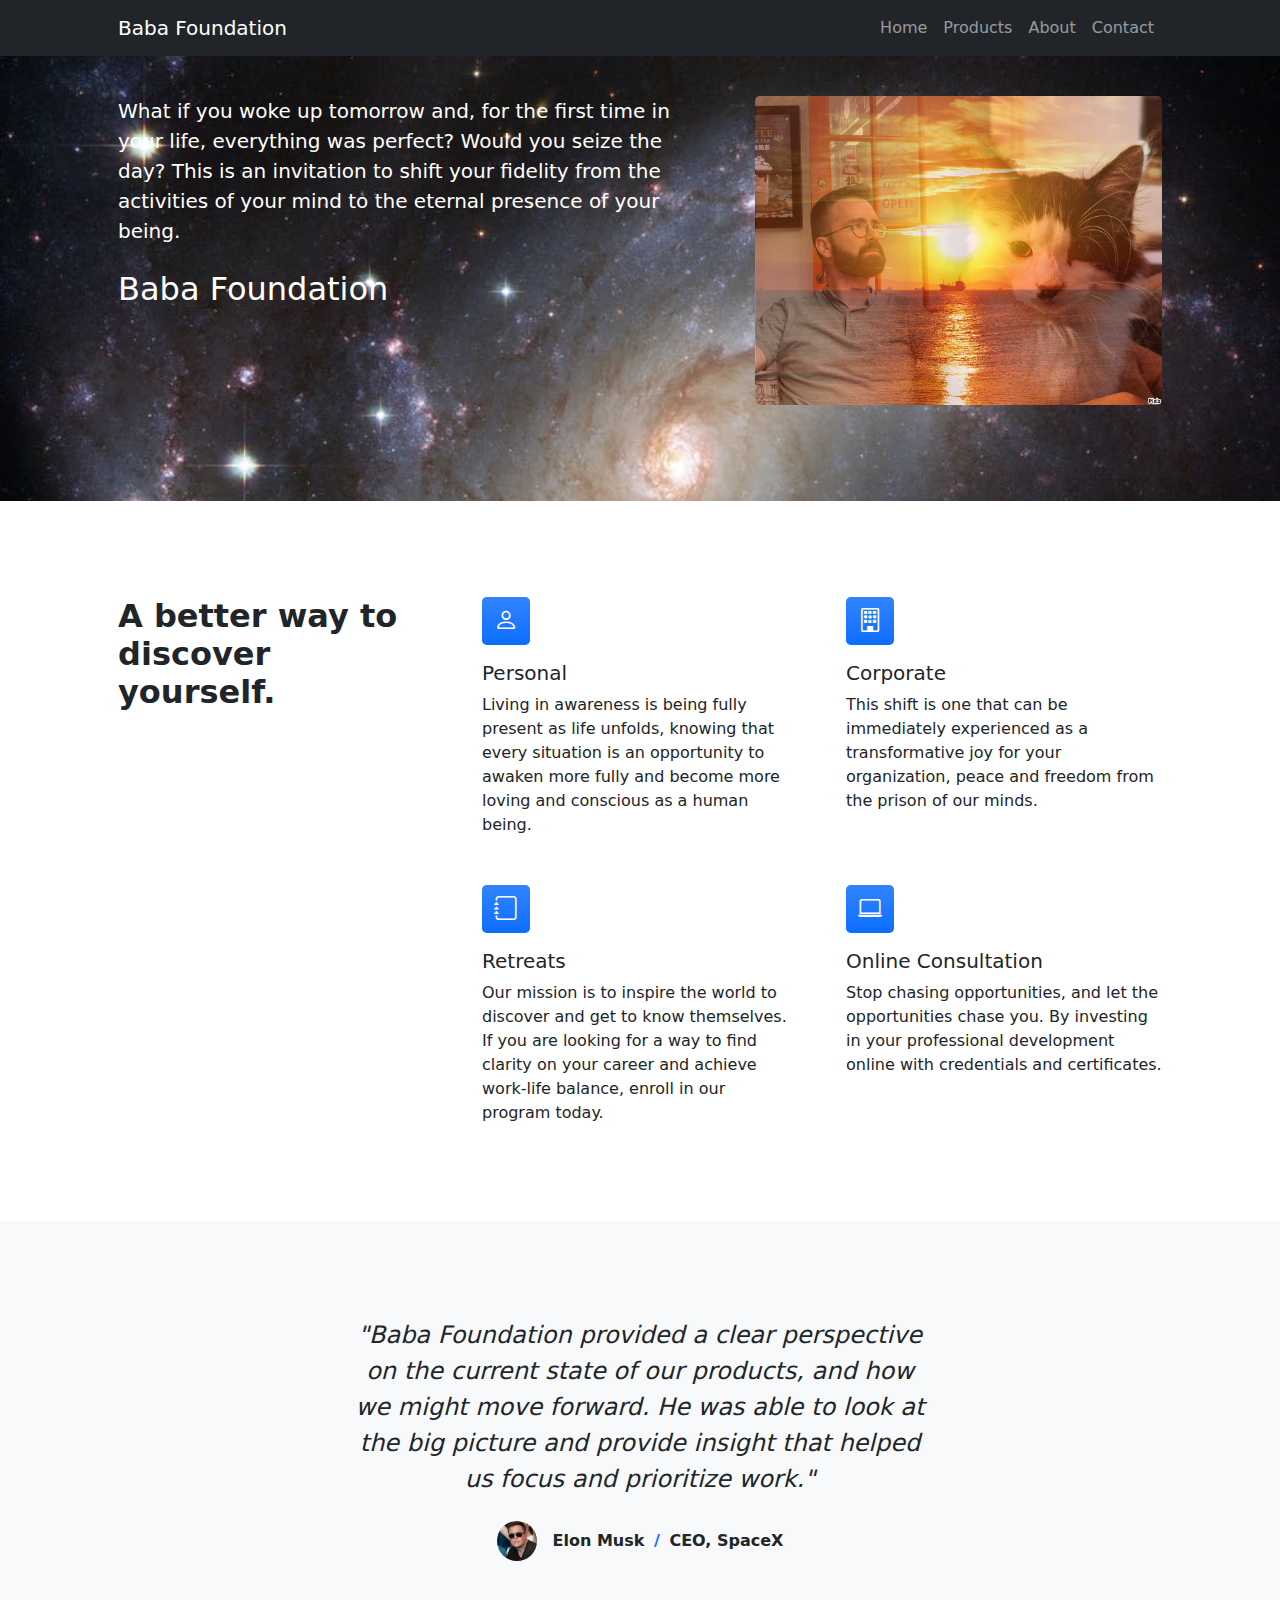
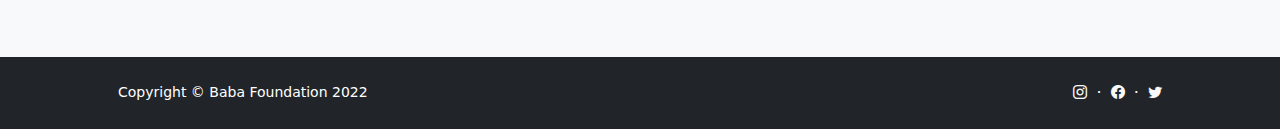
<file: index.html>
<!DOCTYPE html>
<html lang="en">
    <head>
        <meta charset="utf-8" />
        <meta name="viewport" content="width=device-width, initial-scale=1, shrink-to-fit=no" />
        <meta name="description" content="" />
        <meta name="author" content="" />
        <title>Baba Foundation</title>
        <!-- Favicon-->
        <link rel="icon" type="image/x-icon" href="assets/favicon.ico" />
        <!-- Bootstrap icons-->
        <link href="https://cdn.jsdelivr.net/npm/bootstrap-icons@1.5.0/font/bootstrap-icons.css" rel="stylesheet" />
        <!-- Core theme CSS (includes Bootstrap)-->
        <link href="css/styles.css" rel="stylesheet" />
        <link href="css/custom.css" rel="stylesheet" />
    </head>
    <body class="d-flex flex-column h-100">
        <main class="flex-shrink-0">
            <!-- Navigation-->
            <nav class="navbar navbar-expand-lg fixed-top navbar-dark bg-dark">
                <div class="container px-5">
                    <a class="navbar-brand" href="index.html">Baba Foundation</a>
                    <button class="navbar-toggler" type="button" data-bs-toggle="collapse" data-bs-target="#navbarSupportedContent" aria-controls="navbarSupportedContent" aria-expanded="false" aria-label="Toggle navigation"><span class="navbar-toggler-icon"></span></button>
                    <div class="collapse navbar-collapse" id="navbarSupportedContent">
                        <ul class="navbar-nav ms-auto mb-2 mb-lg-0">
                            <li class="nav-item"><a class="nav-link" href="index.html">Home</a></li>
                            <li class="nav-item"><a class="nav-link" href="products.html">Products</a></li>
                            <li class="nav-item"><a class="nav-link" href="about.html">About</a></li>
                            <li class="nav-item"><a class="nav-link" href="contact.html">Contact</a></li>
                        </ul>
                    </div>
                </div>
            </nav>
            <!-- Header-->
            <header class="home-bg-cover py-5">
                <div class="container px-5">
                    <div class="row gx-5 align-items-left justify-content-center">
                        <div class="col-lg-8 col-xl-7 col-xxl-6">
                            <div class="my-5 text-center text-xl-start">
                                <p class="lead fw-normal text-white mb-4"> What if you woke up tomorrow and, for the first time in your life, everything was perfect? Would you seize the day? This is an invitation to shift your fidelity from the activities of your mind to the eternal presence of your being.</p>
                                <h2 class="fw-normal text-white">Baba Foundation</h2>
                            </div>
                        </div>
                        <div class="col-xl-5 col-xxl-6 d-none d-xl-block text-center"><img class="img-fluid rounded-3 my-5" src="./images/home.jpg" alt="..." /></div>
                    </div>
                </div>
            </header>
            <!-- Features section-->
            <section class="py-5" id="features">
                <div class="container px-5 my-5">
                    <div class="row gx-5">
                        <div class="col-lg-4 mb-5 mb-lg-0"><h2 class="fw-bolder mb-0">A better way to discover yourself.</h2></div>
                        <div class="col-lg-8">
                            <div class="row gx-5 row-cols-1 row-cols-md-2">
                                <div class="col mb-5 h-100">
                                    <div class="feature bg-primary bg-gradient text-white rounded-3 mb-3"><i class="bi bi-person"></i></div>
                                    <h2 class="h5">Personal</h2>
                                    <p class="mb-0">Living in awareness is being fully present as life unfolds, knowing that every situation is an opportunity to awaken more fully and become more loving and conscious as a human being. </p>
                                </div>
                                <div class="col mb-5 h-100">
                                    <div class="feature bg-primary bg-gradient text-white rounded-3 mb-3"><i class="bi bi-building"></i></div>
                                    <h2 class="h5">Corporate</h2>
                                    <p class="mb-0">This shift is one that can be immediately experienced as a transformative joy for your organization, peace and freedom from the prison of our minds.</p>
                                </div>
                                <div class="col mb-5 mb-md-0 h-100">
                                    <div class="feature bg-primary bg-gradient text-white rounded-3 mb-3"><i class="bi bi-journal"></i></div>
                                    <h2 class="h5">Retreats</h2>
                                    <p class="mb-0">Our mission is to inspire the world to discover and get to know themselves. If you are looking for a way to find clarity on your career and achieve work-life balance, enroll in our program today.</p>
                                </div>
                                <div class="col h-100">
                                    <div class="feature bg-primary bg-gradient text-white rounded-3 mb-3"><i class="bi bi-laptop"></i></div>
                                    <h2 class="h5">Online Consultation</h2>
                                    <p class="mb-0">Stop chasing opportunities, and let the opportunities chase you. By investing in your professional development online with credentials and certificates.</p>
                                </div>
                            </div>
                        </div>
                    </div>
                </div>
            </section>
            <!-- Testimonial section-->
            <div class="py-5 bg-light">
                <div class="container px-5 my-5">
                    <div class="row gx-5 justify-content-center">
                        <div class="col-lg-10 col-xl-7">
                            <div class="text-center">
                                <div class="fs-4 mb-4 fst-italic">"Baba Foundation provided a clear perspective on the current state of our products, and how we might move forward. He was able to look at the big picture and provide insight that helped us focus and prioritize work."</div>
                                <div class="d-flex align-items-center justify-content-center">
                                    <img class="rounded-circle me-3 testimonial-img" src="./images/testimonial-1.jpg" alt="Elon Musk" />
                                    <div class="fw-bold">
                                        Elon Musk
                                        <span class="fw-bold text-primary mx-1">/</span>
                                        CEO, SpaceX
                                    </div>
                                </div>
                            </div>
                        </div>
                    </div>
                </div>
            </div>
        </main>
        <!-- Footer-->
        <footer class="bg-dark py-4 mt-auto">
            <div class="container px-5">
                <div class="row align-items-center justify-content-between flex-column flex-sm-row">
                    <div class="col-auto"><div class="small m-0 text-white">Copyright &copy; Baba Foundation 2022</div></div>
                    <div class="col-auto">
                        <a class="link-light small" href="https://www.instagram.com/kiyo_.cat/"><i class="bi bi-instagram"></i></a>
                        <span class="text-white mx-1">&middot;</span>
                        <a class="link-light small" href="#"><i class="bi bi-facebook"></i></a>
                        <span class="text-white mx-1">&middot;</span>
                        <a class="link-light small" href="#"><i class="bi bi-twitter"></i></a>
                    </div>
                </div>
            </div>
        </footer>
        <!-- Bootstrap core JS-->
        <script src="https://cdn.jsdelivr.net/npm/bootstrap@5.1.3/dist/js/bootstrap.bundle.min.js"></script>
        <!-- Core theme JS-->
        <script src="js/scripts.js"></script>
    </body>
</html>
</file>
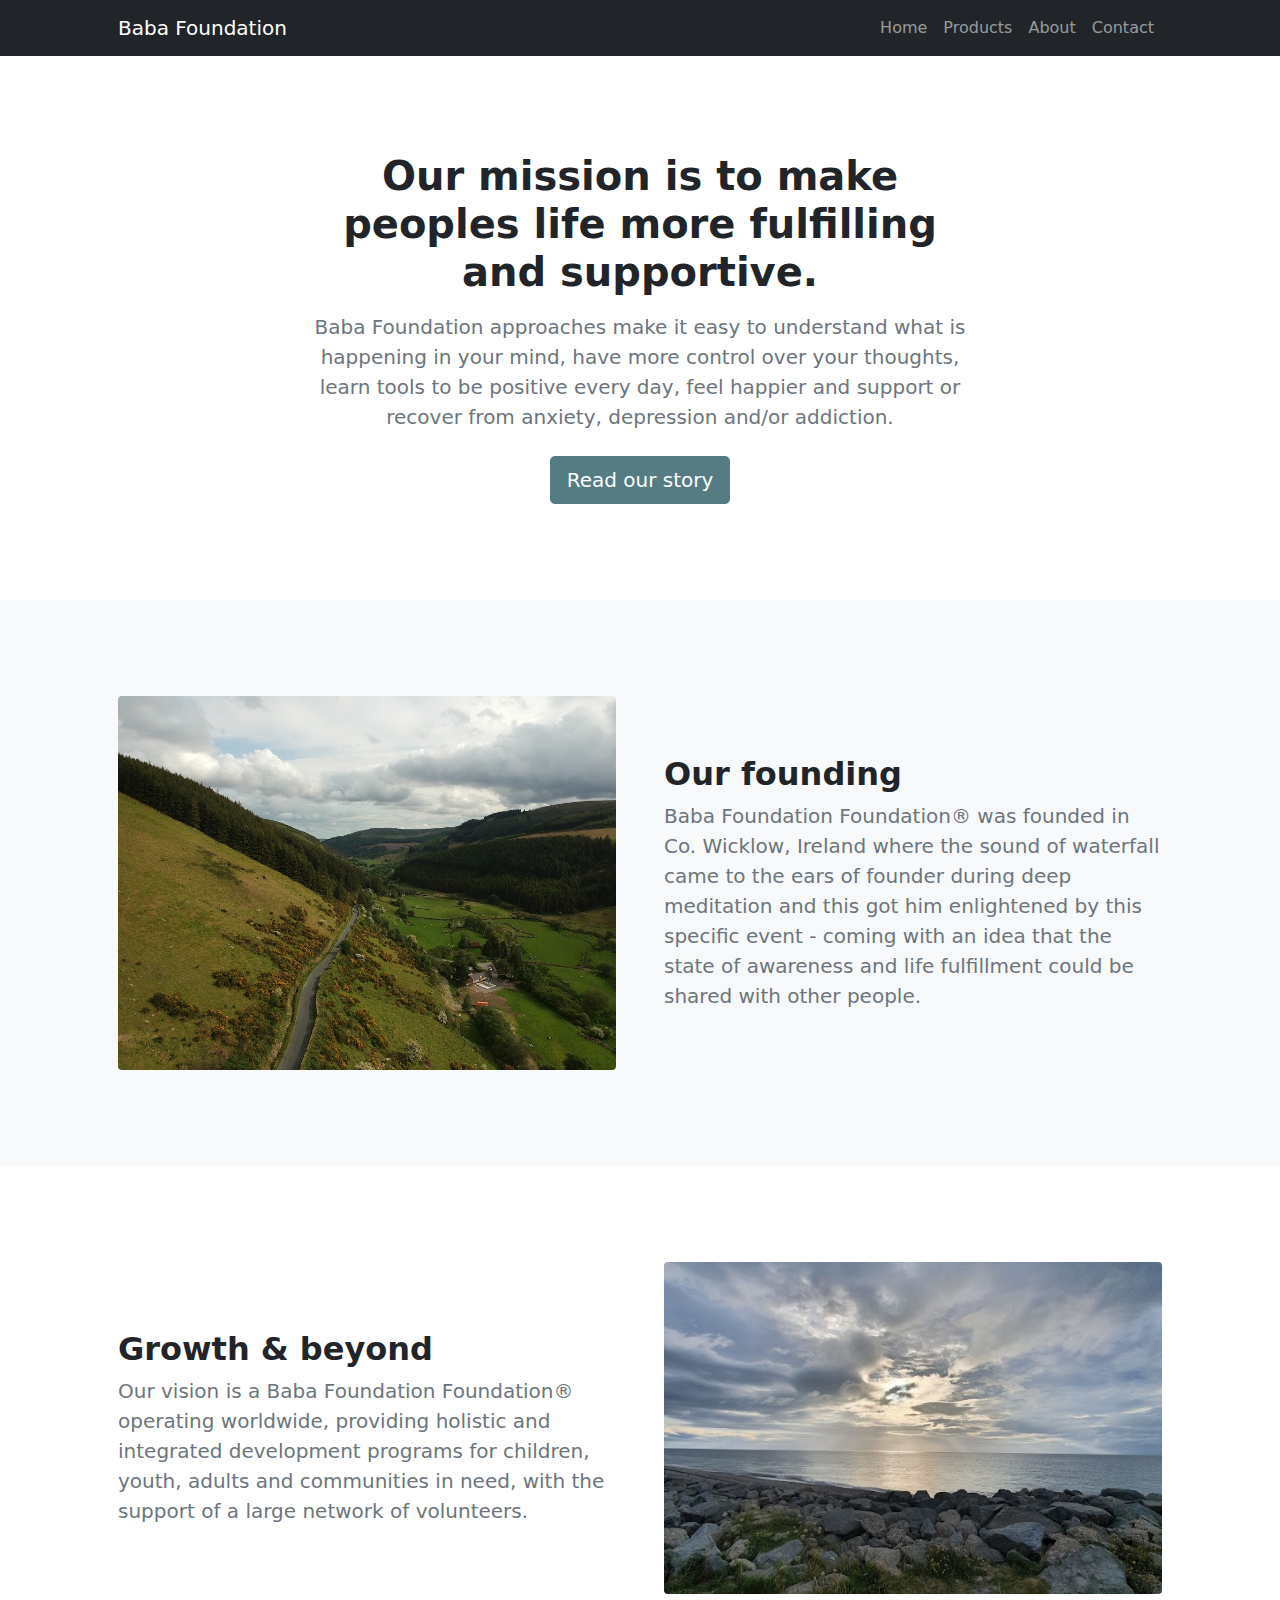
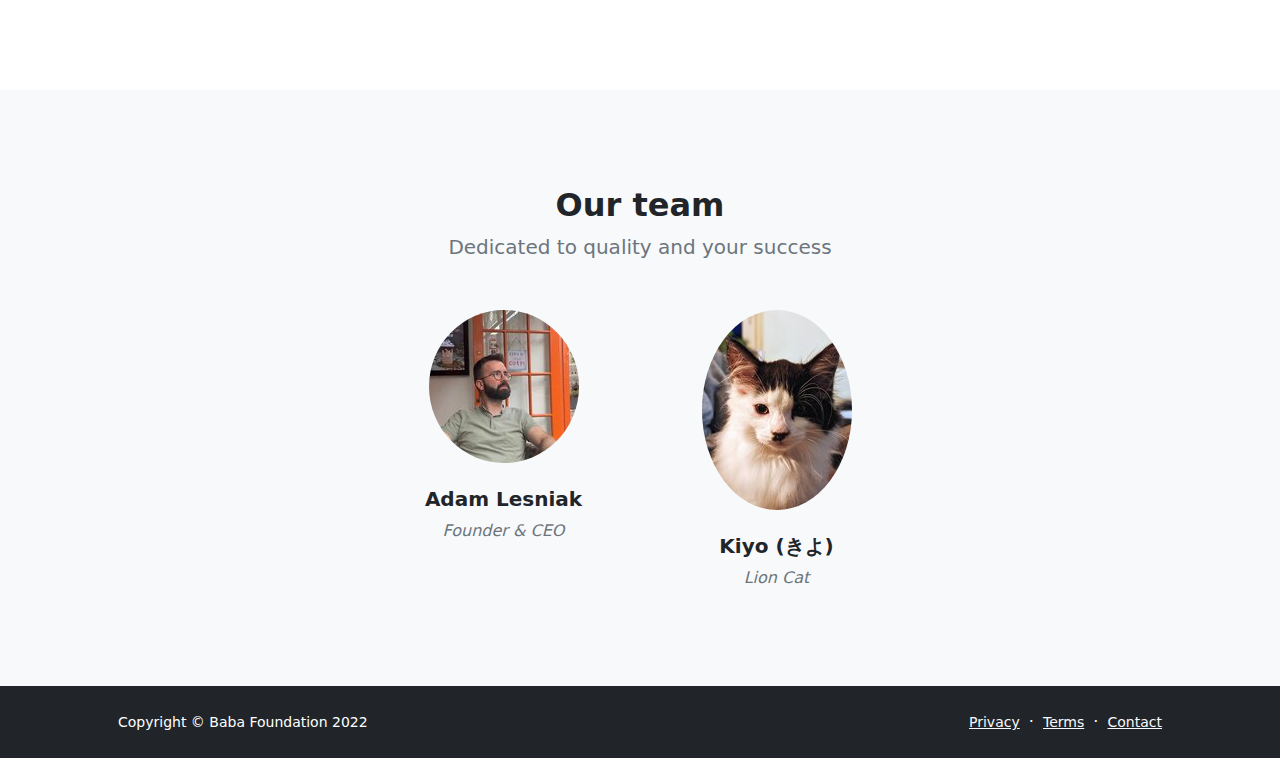
<file: about.html>
<!DOCTYPE html>
<html lang="en">
    <head>
        <meta charset="utf-8" />
        <meta name="viewport" content="width=device-width, initial-scale=1, shrink-to-fit=no" />
        <meta name="description" content="" />
        <meta name="author" content="" />
        <title>Baba Foundation</title>
        <!-- Favicon-->
        <link rel="icon" type="image/x-icon" href="assets/favicon.ico" />
        <!-- Bootstrap icons-->
        <link href="https://cdn.jsdelivr.net/npm/bootstrap-icons@1.5.0/font/bootstrap-icons.css" rel="stylesheet" />
        <!-- Core theme CSS (includes Bootstrap)-->
        <link href="css/styles.css" rel="stylesheet" />
    </head>
    <body class="d-flex flex-column">
        <main class="flex-shrink-0">
            <!-- Navigation-->
            <nav class="navbar navbar-expand-lg navbar-dark bg-dark">
                <div class="container px-5">
                    <a class="navbar-brand" href="index.html">Baba Foundation</a>
                    <button class="navbar-toggler" type="button" data-bs-toggle="collapse" data-bs-target="#navbarSupportedContent" aria-controls="navbarSupportedContent" aria-expanded="false" aria-label="Toggle navigation"><span class="navbar-toggler-icon"></span></button>
                    <div class="collapse navbar-collapse" id="navbarSupportedContent">
                        <ul class="navbar-nav ms-auto mb-2 mb-lg-0">
                            <li class="nav-item"><a class="nav-link" href="index.html">Home</a></li>
                            <li class="nav-item"><a class="nav-link" href="products.html">Products</a></li>
                            <li class="nav-item"><a class="nav-link" href="about.html">About</a></li>
                            <li class="nav-item"><a class="nav-link" href="contact.html">Contact</a></li>
                        </ul>
                    </div>
                </div>
            </nav>
            <!-- Header-->
            <header class="py-5">
                <div class="container px-5">
                    <div class="row justify-content-center">
                        <div class="col-lg-8 col-xxl-6">
                            <div class="text-center my-5">
                                <h1 class="fw-bolder mb-3">Our mission is to make peoples life more fulfilling and supportive.</h1>
                                <p class="lead fw-normal text-muted mb-4">Baba Foundation approaches make it easy to understand what is happening in your mind, have more control over your thoughts, learn tools to be positive every day, feel happier and support or recover from anxiety, depression and/or addiction.</p>
                                <a class="btn btn-primary btn-lg" href="#scroll-target">Read our story</a>
                            </div>
                        </div>
                    </div>
                </div>
            </header>
            <!-- About section one-->
            <section class="py-5 bg-light" id="scroll-target">
                <div class="container px-5 my-5">
                    <div class="row gx-5 align-items-center">
                        <div class="col-lg-6"><img class="img-fluid rounded mb-5 mb-lg-0" src="./images/about-1.jpg" alt="Countryside, Indonesia" /></div>
                        <div class="col-lg-6">
                            <h2 class="fw-bolder">Our founding</h2>
                            <p class="lead fw-normal text-muted mb-0">Baba Foundation Foundation® was founded in Co. Wicklow, Ireland where the sound of waterfall came to the ears of founder during deep meditation and this got him enlightened by this specific event - coming with an idea that the state of awareness and life fulfillment could be shared with other people.</p>
                        </div>
                    </div>
                </div>
            </section>
            <!-- About section two-->
            <section class="py-5">
                <div class="container px-5 my-5">
                    <div class="row gx-5 align-items-center">
                        <div class="col-lg-6 order-first order-lg-last"><img class="img-fluid rounded mb-5 mb-lg-0" src="./images/about-2.jpg" alt="Ireland, Beach" /></div>
                        <div class="col-lg-6">
                            <h2 class="fw-bolder">Growth &amp; beyond</h2>
                            <p class="lead fw-normal text-muted mb-0">Our vision is a Baba Foundation Foundation® operating worldwide, providing holistic and integrated development programs for children, youth, adults and communities in need, with the support of a large network of volunteers.</p>
                        </div>
                    </div>
                </div>
            </section>
            <!-- Team members section-->
            <section class="py-5 bg-light">
                <div class="container px-5 my-5">
                    <div class="text-center">
                        <h2 class="fw-bolder">Our team</h2>
                        <p class="lead fw-normal text-muted mb-5">Dedicated to quality and your success</p>
                    </div>
                    <div class="row gx-5 row-cols-1 row-cols-sm-2 row-cols-xl-4 justify-content-center">
                        <div class="col mb-5 mb-5 mb-xl-0">
                            <div class="text-center">
                                <img class="img-fluid rounded-circle mb-4 px-4" src="./images/about-3.jpg" alt="Adam Lesniak" />
                                <h5 class="fw-bolder">Adam Lesniak</h5>
                                <div class="fst-italic text-muted">Founder &amp; CEO</div>
                            </div>
                        </div>
                        <div class="col mb-5 mb-5 mb-xl-0">
                            <div class="text-center">
                                <img class="img-fluid rounded-circle mb-4 px-4" src="./images/about-4.jpg" alt="Cat" />
                                <h5 class="fw-bolder">Kiyo (きよ)</h5>
                                <div class="fst-italic text-muted">Lion Cat</div>
                            </div>
                        </div>

                    </div>
                </div>
            </section>
        </main>
        <!-- Footer-->
        <footer class="bg-dark py-4 mt-auto">
            <div class="container px-5">
                <div class="row align-items-center justify-content-between flex-column flex-sm-row">
                    <div class="col-auto"><div class="small m-0 text-white">Copyright &copy; Baba Foundation 2022</div></div>
                    <div class="col-auto">
                        <a class="link-light small" href="#!">Privacy</a>
                        <span class="text-white mx-1">&middot;</span>
                        <a class="link-light small" href="#!">Terms</a>
                        <span class="text-white mx-1">&middot;</span>
                        <a class="link-light small" href="#!">Contact</a>
                    </div>
                </div>
            </div>
        </footer>
        <!-- Bootstrap core JS-->
        <script src="https://cdn.jsdelivr.net/npm/bootstrap@5.1.3/dist/js/bootstrap.bundle.min.js"></script>
        <!-- Core theme JS-->
        <script src="js/scripts.js"></script>
    </body>
</html>
</file>
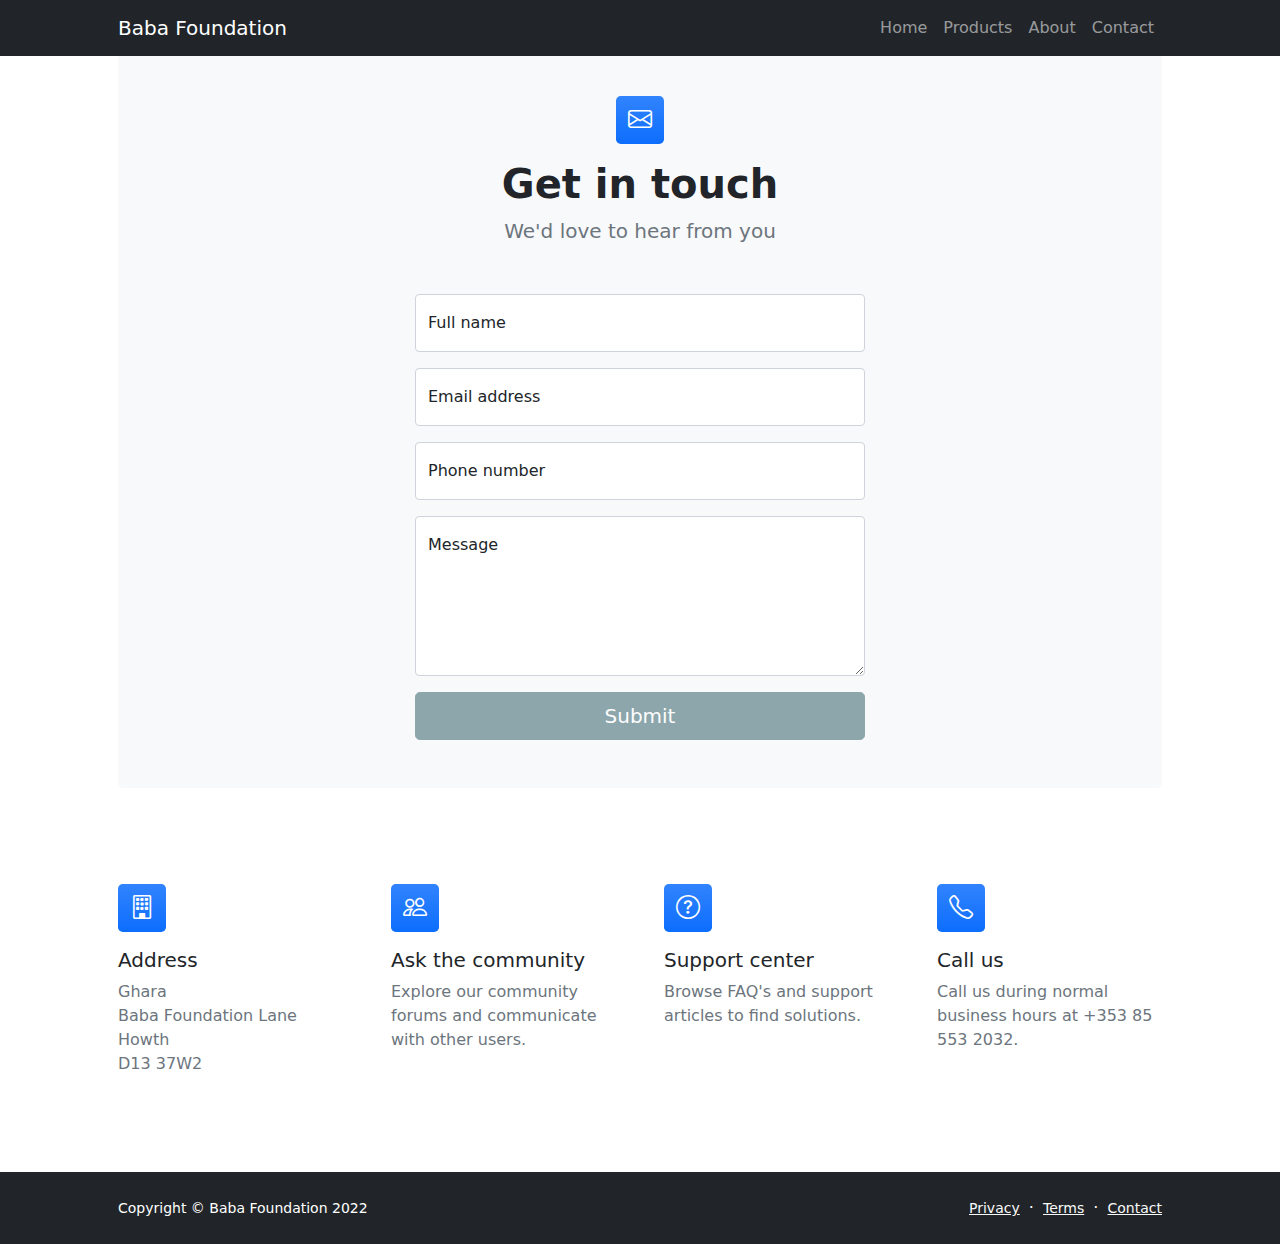
<file: contact.html>
<!DOCTYPE html>
<html lang="en">
    <head>
        <meta charset="utf-8" />
        <meta name="viewport" content="width=device-width, initial-scale=1, shrink-to-fit=no" />
        <meta name="description" content />
        <meta name="author" content />
        <title>Baba Foundation</title>
        <!-- Favicon-->
        <link rel="icon" type="image/x-icon" href="assets/favicon.ico" />
        <!-- Bootstrap icons-->
        <link href="https://cdn.jsdelivr.net/npm/bootstrap-icons@1.5.0/font/bootstrap-icons.css" rel="stylesheet" />
        <!-- Core theme CSS (includes Bootstrap)-->
        <link href="css/styles.css" rel="stylesheet" />
    </head>
    <body class="d-flex flex-column">
        <main class="flex-shrink-0">
            <!-- Navigation-->
            <nav class="navbar navbar-expand-lg fixed-top navbar-dark bg-dark">
                <div class="container px-5">
                    <a class="navbar-brand" href="index.html">Baba Foundation</a>
                    <button class="navbar-toggler" type="button" data-bs-toggle="collapse" data-bs-target="#navbarSupportedContent" aria-controls="navbarSupportedContent" aria-expanded="false" aria-label="Toggle navigation"><span class="navbar-toggler-icon"></span></button>
                    <div class="collapse navbar-collapse" id="navbarSupportedContent">
                        <ul class="navbar-nav ms-auto mb-2 mb-lg-0">
                            <li class="nav-item"><a class="nav-link" href="index.html">Home</a></li>
                            <li class="nav-item"><a class="nav-link" href="products.html">Products</a></li>
                            <li class="nav-item"><a class="nav-link" href="about.html">About</a></li>
                            <li class="nav-item"><a class="nav-link" href="contact.html">Contact</a></li>
                        </ul>
                    </div>
                </div>
            </nav>
            <!-- Page content-->
            <section class="py-5">
                <div class="container px-5">
                    <!-- Contact form-->
                    <div class="bg-light rounded-3 py-5 px-4 px-md-5 mb-5">
                        <div class="text-center mb-5">
                            <div class="feature bg-primary bg-gradient text-white rounded-3 mb-3"><i class="bi bi-envelope"></i></div>
                            <h1 class="fw-bolder">Get in touch</h1>
                            <p class="lead fw-normal text-muted mb-0">We'd love to hear from you</p>
                        </div>
                        <div class="row gx-5 justify-content-center">
                            <div class="col-lg-8 col-xl-6">
                                <!-- * * * * * * * * * * * * * * *-->
                                <!-- * * SB Forms Contact Form * *-->
                                <!-- * * * * * * * * * * * * * * *-->
                                <!-- This form is pre-integrated with SB Forms.-->
                                <!-- To make this form functional, sign up at-->
                                <!-- https://startbootstrap.com/solution/contact-forms-->
                                <!-- to get an API token!-->
                                <form id="contactForm" data-sb-form-api-token="API_TOKEN">
                                    <!-- Name input-->
                                    <div class="form-floating mb-3">
                                        <input class="form-control" id="name" type="text" placeholder="Enter your name..." data-sb-validations="required" />
                                        <label for="name">Full name</label>
                                        <div class="invalid-feedback" data-sb-feedback="name:required">A name is required.</div>
                                    </div>
                                    <!-- Email address input-->
                                    <div class="form-floating mb-3">
                                        <input class="form-control" id="email" type="email" placeholder="name@example.com" data-sb-validations="required,email" />
                                        <label for="email">Email address</label>
                                        <div class="invalid-feedback" data-sb-feedback="email:required">An email is required.</div>
                                        <div class="invalid-feedback" data-sb-feedback="email:email">Email is not valid.</div>
                                    </div>
                                    <!-- Phone number input-->
                                    <div class="form-floating mb-3">
                                        <input class="form-control" id="phone" type="tel" placeholder="(123) 456-7890" data-sb-validations="required" />
                                        <label for="phone">Phone number</label>
                                        <div class="invalid-feedback" data-sb-feedback="phone:required">A phone number is required.</div>
                                    </div>
                                    <!-- Message input-->
                                    <div class="form-floating mb-3">
                                        <textarea class="form-control" id="message" type="text" placeholder="Enter your message here..." style="height: 10rem" data-sb-validations="required"></textarea>
                                        <label for="message">Message</label>
                                        <div class="invalid-feedback" data-sb-feedback="message:required">A message is required.</div>
                                    </div>
                                    <!-- This is what your users will see when there is-->
                                    <!-- an error submitting the form-->
                                    <div class="d-none" id="submitErrorMessage"><div class="text-center text-danger mb-3">Error sending message!</div></div>
                                    <!-- Submit Button-->
                                    <div class="d-grid"><button class="btn btn-primary btn-lg disabled" id="submitButton" type="submit">Submit</button></div>
                                </form>
                            </div>
                        </div>
                    </div>
                    <!-- Contact cards-->
                    <div class="row gx-5 row-cols-2 row-cols-lg-4 py-5">
                        <div class="col">
                            <div class="feature bg-primary bg-gradient text-white rounded-3 mb-3"><i class="bi bi-building"></i></div>
                            <div class="h5 mb-2">Address</div>
                            <p class="text-muted mb-0">Ghara</br>Baba Foundation Lane</br>Howth</br>D13 37W2</p>
                        </div>
                        <div class="col">
                            <div class="feature bg-primary bg-gradient text-white rounded-3 mb-3"><i class="bi bi-people"></i></div>
                            <div class="h5">Ask the community</div>
                            <p class="text-muted mb-0">Explore our community forums and communicate with other users.</p>
                        </div>
                        <div class="col">
                            <div class="feature bg-primary bg-gradient text-white rounded-3 mb-3"><i class="bi bi-question-circle"></i></div>
                            <div class="h5">Support center</div>
                            <p class="text-muted mb-0">Browse FAQ's and support articles to find solutions.</p>
                        </div>
                        <div class="col">
                            <div class="feature bg-primary bg-gradient text-white rounded-3 mb-3"><i class="bi bi-telephone"></i></div>
                            <div class="h5">Call us</div>
                            <p class="text-muted mb-0">Call us during normal business hours at +353 85 553 2032.</p>
                        </div>
                    </div>
                </div>
            </section>
        </main>
        <!-- Footer-->
        <footer class="bg-dark py-4 mt-auto">
            <div class="container px-5">
                <div class="row align-items-center justify-content-between flex-column flex-sm-row">
                    <div class="col-auto"><div class="small m-0 text-white">Copyright &copy; Baba Foundation 2022</div></div>
                    <div class="col-auto">
                        <a class="link-light small" href="#!">Privacy</a>
                        <span class="text-white mx-1">&middot;</span>
                        <a class="link-light small" href="#!">Terms</a>
                        <span class="text-white mx-1">&middot;</span>
                        <a class="link-light small" href="#!">Contact</a>
                    </div>
                </div>
            </div>
        </footer>
        <!-- Bootstrap core JS-->
        <script src="https://cdn.jsdelivr.net/npm/bootstrap@5.1.3/dist/js/bootstrap.bundle.min.js"></script>
        <!-- Core theme JS-->
        <script src="js/scripts.js"></script>
        <!-- * * * * * * * * * * * * * * * * * * * * * * * * * * * * * * * * * * * * * * * *-->
        <!-- * *                               SB Forms JS                               * *-->
        <!-- * * Activate your form at https://startbootstrap.com/solution/contact-forms * *-->
        <!-- * * * * * * * * * * * * * * * * * * * * * * * * * * * * * * * * * * * * * * * *-->
        <script src="https://cdn.startbootstrap.com/sb-forms-latest.js"></script>
    </body>
</html>
</file>
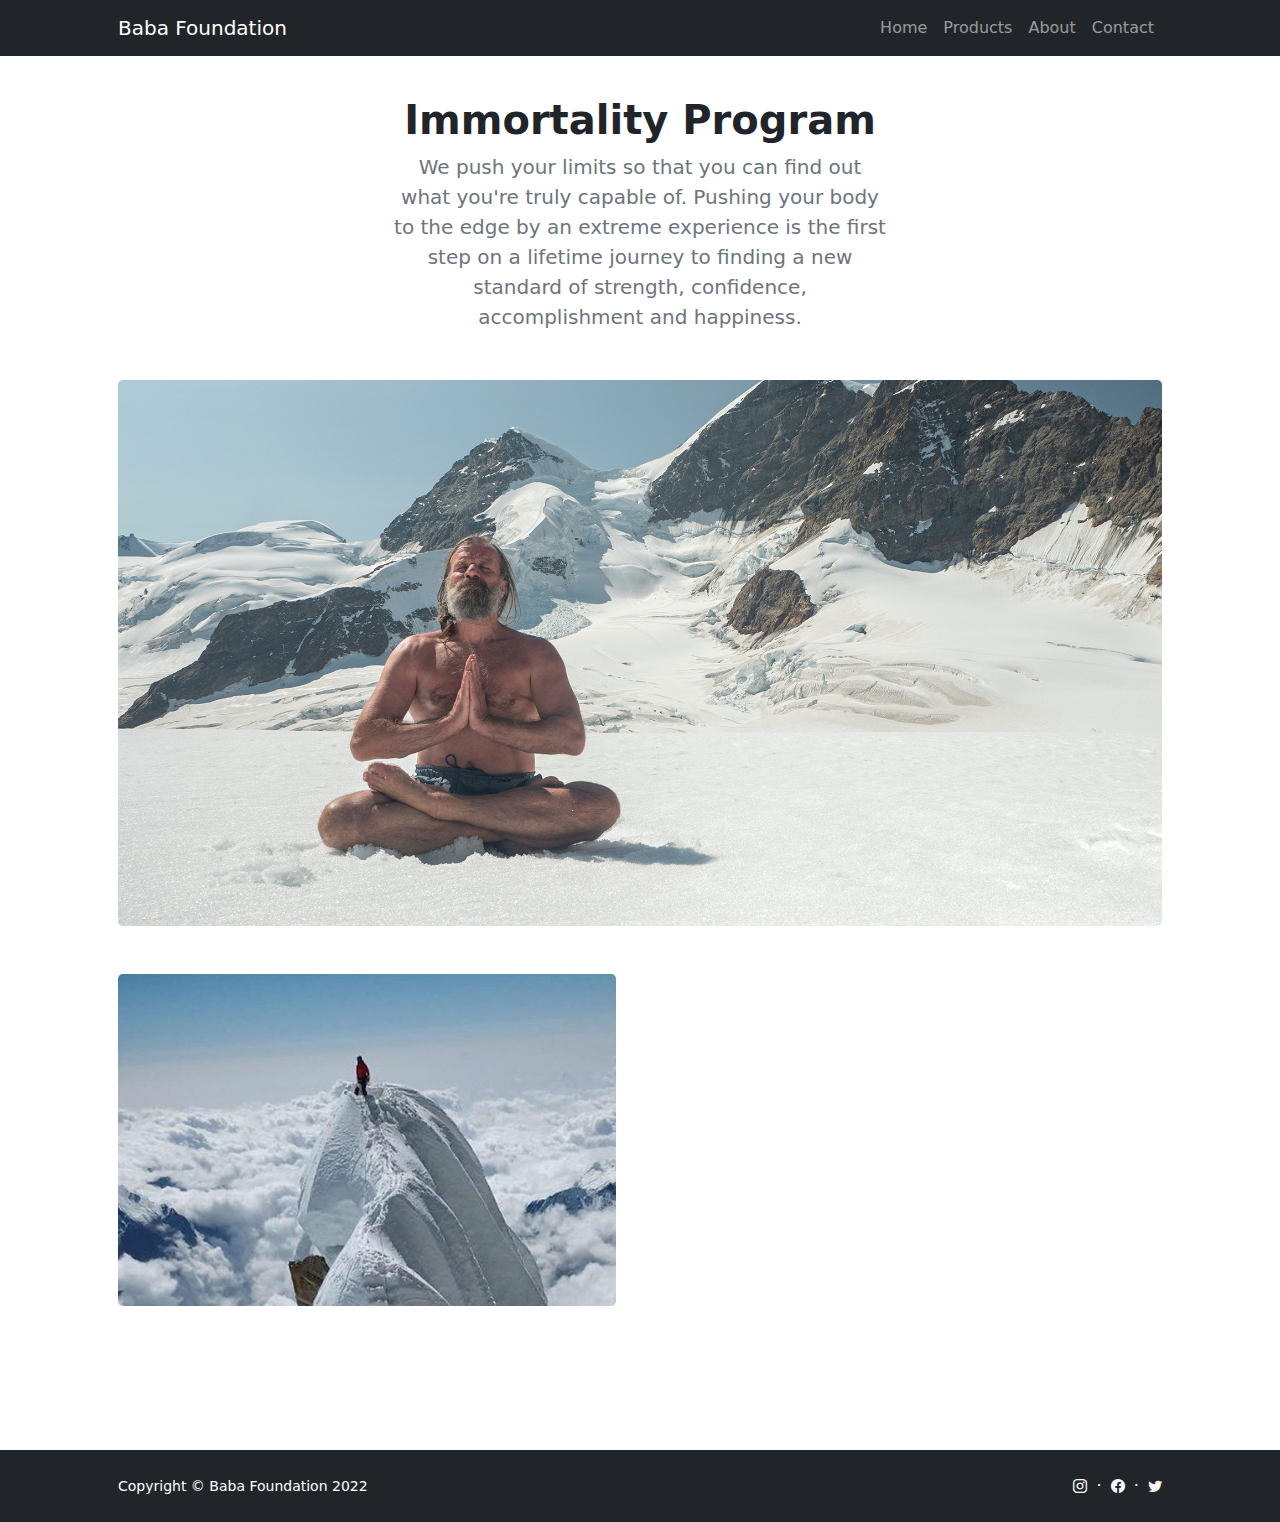
<file: products-1.html>
<!DOCTYPE html>
<html lang="en">
    <head>
        <meta charset="utf-8" />
        <meta name="viewport" content="width=device-width, initial-scale=1, shrink-to-fit=no" />
        <meta name="description" content="" />
        <meta name="author" content="" />
        <title>Baba Foundation</title>
        <!-- Favicon-->
        <link rel="icon" type="image/x-icon" href="assets/favicon.ico" />
        <!-- Bootstrap icons-->
        <link href="https://cdn.jsdelivr.net/npm/bootstrap-icons@1.5.0/font/bootstrap-icons.css" rel="stylesheet" />
        <!-- Core theme CSS (includes Bootstrap)-->
        <link href="css/styles.css" rel="stylesheet" />
    </head>
    <body class="d-flex flex-column h-100">
        <main class="flex-shrink-0">
            <!-- Navigation-->
            <nav class="navbar navbar-expand-lg fixed-top navbar-dark bg-dark">
                <div class="container px-5">
                    <a class="navbar-brand" href="index.html">Baba Foundation</a>
                    <button class="navbar-toggler" type="button" data-bs-toggle="collapse" data-bs-target="#navbarSupportedContent" aria-controls="navbarSupportedContent" aria-expanded="false" aria-label="Toggle navigation"><span class="navbar-toggler-icon"></span></button>
                    <div class="collapse navbar-collapse" id="navbarSupportedContent">
                        <ul class="navbar-nav ms-auto mb-2 mb-lg-0">
                            <li class="nav-item"><a class="nav-link" href="index.html">Home</a></li>
                            <li class="nav-item"><a class="nav-link" href="products.html">Products</a></li>
                            <li class="nav-item"><a class="nav-link" href="about.html">About</a></li>
                            <li class="nav-item"><a class="nav-link" href="contact.html">Contact</a></li>
                        </ul>
                    </div>
                </div>
            </nav>
            <!-- Page Content-->
            <section class="py-5">
                <div class="container px-5 my-5">
                    <div class="row gx-5 justify-content-center">
                        <div class="col-lg-6">
                            <div class="text-center mb-5">
                                <h1 class="fw-bolder">Immortality Program</h1>
                                <p class="lead fw-normal text-muted mb-0">We push your limits so that you can find out what you're truly capable of. Pushing your body to the edge by an extreme experience is the first step on a lifetime journey to finding a new standard of strength, confidence, accomplishment and happiness.</p>
                            </div>
                        </div>
                    </div>
                    <div class="row gx-5">
                        <div class="col-12"><img class="img-fluid rounded-3 mb-5" src="./images/products-1-1.jpg" alt="..." /></div>
                        <div class="col-lg-6"><img class="img-fluid rounded-3 mb-5" src="./images/products-1.jpg" alt="..." /></div>
                    </div>
                </div>
            </section>
        </main>
        <!-- Footer-->
        <footer class="bg-dark py-4 mt-auto">
            <div class="container px-5">
                <div class="row align-items-center justify-content-between flex-column flex-sm-row">
                    <div class="col-auto"><div class="small m-0 text-white">Copyright &copy; Baba Foundation 2022</div></div>
                    <div class="col-auto">
                        <a class="link-light small" href="https://www.instagram.com/kiyo_.cat/"><i class="bi bi-instagram"></i></a>
                        <span class="text-white mx-1">&middot;</span>
                        <a class="link-light small" href="#"><i class="bi bi-facebook"></i></a>
                        <span class="text-white mx-1">&middot;</span>
                        <a class="link-light small" href="#"><i class="bi bi-twitter"></i></a>
                    </div>
                </div>
            </div>
        </footer>
        <!-- Bootstrap core JS-->
        <script src="https://cdn.jsdelivr.net/npm/bootstrap@5.1.3/dist/js/bootstrap.bundle.min.js"></script>
        <!-- Core theme JS-->
        <script src="js/scripts.js"></script>
    </body>
</html>
</file>
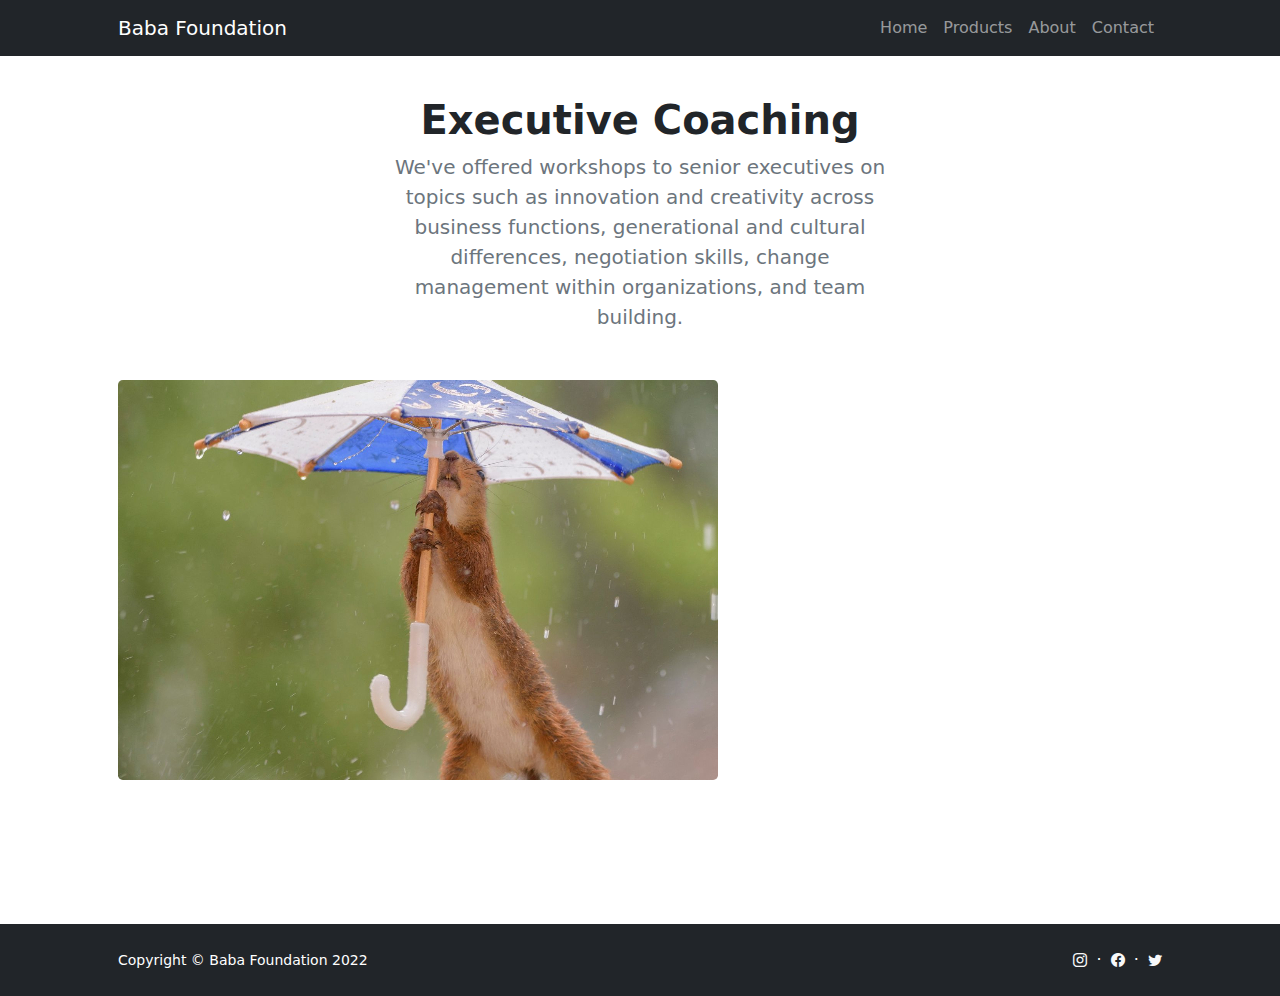
<file: products-2.html>
<!DOCTYPE html>
<html lang="en">
    <head>
        <meta charset="utf-8" />
        <meta name="viewport" content="width=device-width, initial-scale=1, shrink-to-fit=no" />
        <meta name="description" content="" />
        <meta name="author" content="" />
        <title>Baba Foundation</title>
        <!-- Favicon-->
        <link rel="icon" type="image/x-icon" href="assets/favicon.ico" />
        <!-- Bootstrap icons-->
        <link href="https://cdn.jsdelivr.net/npm/bootstrap-icons@1.5.0/font/bootstrap-icons.css" rel="stylesheet" />
        <!-- Core theme CSS (includes Bootstrap)-->
        <link href="css/styles.css" rel="stylesheet" />
    </head>
    <body class="d-flex flex-column h-100">
        <main class="flex-shrink-0">
            <!-- Navigation-->
            <nav class="navbar navbar-expand-lg fixed-top navbar-dark bg-dark">
                <div class="container px-5">
                    <a class="navbar-brand" href="index.html">Baba Foundation</a>
                    <button class="navbar-toggler" type="button" data-bs-toggle="collapse" data-bs-target="#navbarSupportedContent" aria-controls="navbarSupportedContent" aria-expanded="false" aria-label="Toggle navigation"><span class="navbar-toggler-icon"></span></button>
                    <div class="collapse navbar-collapse" id="navbarSupportedContent">
                        <ul class="navbar-nav ms-auto mb-2 mb-lg-0">
                            <li class="nav-item"><a class="nav-link" href="index.html">Home</a></li>
                            <li class="nav-item"><a class="nav-link" href="products.html">Products</a></li>
                            <li class="nav-item"><a class="nav-link" href="about.html">About</a></li>
                            <li class="nav-item"><a class="nav-link" href="contact.html">Contact</a></li>
                        </ul>
                    </div>
                </div>
            </nav>
            <!-- Page Content-->
            <section class="py-5">
                <div class="container px-5 my-5">
                    <div class="row gx-5 justify-content-center">
                        <div class="col-lg-6">
                            <div class="text-center mb-5">
                                <h1 class="fw-bolder">Executive Coaching</h1>
                                <p class="lead fw-normal text-muted mb-0">We've offered workshops to senior executives on topics such as innovation and creativity across business functions, generational and cultural differences, negotiation skills, change management within organizations, and team building.</p>
                            </div>
                        </div>
                    </div>
                    <div class="row gx-5">
                        <div class="col-12"><img class="img-fluid rounded-3 mb-5" src="./images/products-2.jpg" alt="..." /></div>
                    </div>
                </div>
            </section>
        </main>
        <!-- Footer-->
        <footer class="bg-dark py-4 mt-auto">
            <div class="container px-5">
                <div class="row align-items-center justify-content-between flex-column flex-sm-row">
                    <div class="col-auto"><div class="small m-0 text-white">Copyright &copy; Baba Foundation 2022</div></div>
                    <div class="col-auto">
                        <a class="link-light small" href="https://www.instagram.com/kiyo_.cat/"><i class="bi bi-instagram"></i></a>
                        <span class="text-white mx-1">&middot;</span>
                        <a class="link-light small" href="#"><i class="bi bi-facebook"></i></a>
                        <span class="text-white mx-1">&middot;</span>
                        <a class="link-light small" href="#"><i class="bi bi-twitter"></i></a>
                    </div>
                </div>
            </div>
        </footer>
        <!-- Bootstrap core JS-->
        <script src="https://cdn.jsdelivr.net/npm/bootstrap@5.1.3/dist/js/bootstrap.bundle.min.js"></script>
        <!-- Core theme JS-->
        <script src="js/scripts.js"></script>
    </body>
</html>
</file>
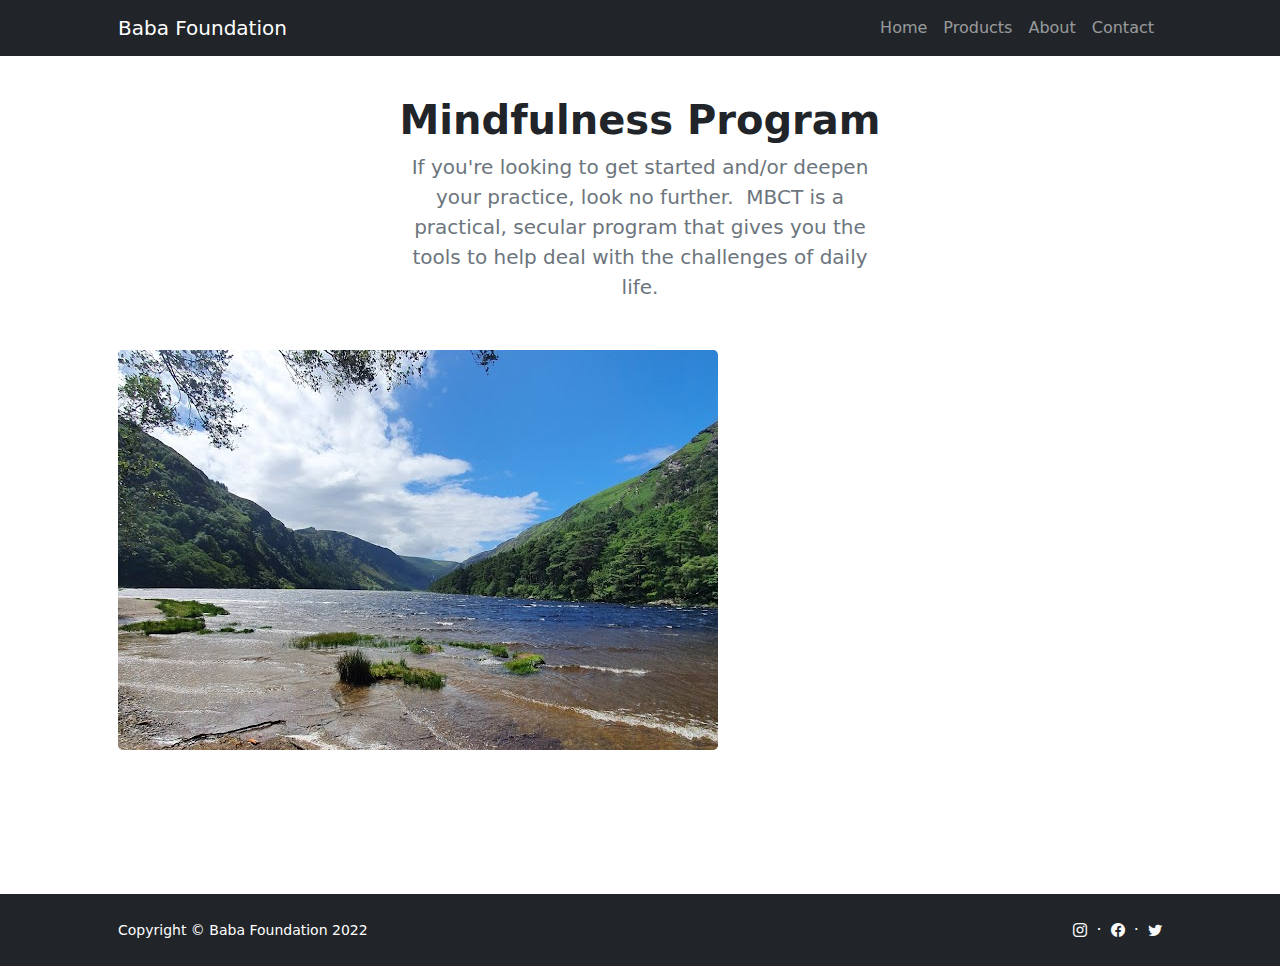
<file: products-3.html>
<!DOCTYPE html>
<html lang="en">
    <head>
        <meta charset="utf-8" />
        <meta name="viewport" content="width=device-width, initial-scale=1, shrink-to-fit=no" />
        <meta name="description" content="" />
        <meta name="author" content="" />
        <title>Baba Foundation</title>
        <!-- Favicon-->
        <link rel="icon" type="image/x-icon" href="assets/favicon.ico" />
        <!-- Bootstrap icons-->
        <link href="https://cdn.jsdelivr.net/npm/bootstrap-icons@1.5.0/font/bootstrap-icons.css" rel="stylesheet" />
        <!-- Core theme CSS (includes Bootstrap)-->
        <link href="css/styles.css" rel="stylesheet" />
    </head>
    <body class="d-flex flex-column h-100">
        <main class="flex-shrink-0">
            <!-- Navigation-->
            <nav class="navbar navbar-expand-lg fixed-top navbar-dark bg-dark">
                <div class="container px-5">
                    <a class="navbar-brand" href="index.html">Baba Foundation</a>
                    <button class="navbar-toggler" type="button" data-bs-toggle="collapse" data-bs-target="#navbarSupportedContent" aria-controls="navbarSupportedContent" aria-expanded="false" aria-label="Toggle navigation"><span class="navbar-toggler-icon"></span></button>
                    <div class="collapse navbar-collapse" id="navbarSupportedContent">
                        <ul class="navbar-nav ms-auto mb-2 mb-lg-0">
                            <li class="nav-item"><a class="nav-link" href="index.html">Home</a></li>
                            <li class="nav-item"><a class="nav-link" href="products.html">Products</a></li>
                            <li class="nav-item"><a class="nav-link" href="about.html">About</a></li>
                            <li class="nav-item"><a class="nav-link" href="contact.html">Contact</a></li>
                        </ul>
                    </div>
                </div>
            </nav>
            <!-- Page Content-->
            <section class="py-5">
                <div class="container px-5 my-5">
                    <div class="row gx-5 justify-content-center">
                        <div class="col-lg-6">
                            <div class="text-center mb-5">
                                <h1 class="fw-bolder">Mindfulness Program</h1>
                                <p class="lead fw-normal text-muted mb-0">If you're looking to get started and/or deepen your practice, look no further.  MBCT is a practical, secular program that gives you the tools to help deal with the challenges of daily life.</p>
                            </div>
                        </div>
                    </div>
                    <div class="row gx-5">
                        <div class="col-12"><img class="img-fluid rounded-3 mb-5" src="./images/products-3.jpg" alt="..." /></div>
                    </div>
                </div>
            </section>
        </main>
        <!-- Footer-->
        <footer class="bg-dark py-4 mt-auto">
            <div class="container px-5">
                <div class="row align-items-center justify-content-between flex-column flex-sm-row">
                    <div class="col-auto"><div class="small m-0 text-white">Copyright &copy; Baba Foundation 2022</div></div>
                    <div class="col-auto">
                        <a class="link-light small" href="https://www.instagram.com/kiyo_.cat/"><i class="bi bi-instagram"></i></a>
                        <span class="text-white mx-1">&middot;</span>
                        <a class="link-light small" href="#"><i class="bi bi-facebook"></i></a>
                        <span class="text-white mx-1">&middot;</span>
                        <a class="link-light small" href="#"><i class="bi bi-twitter"></i></a>
                    </div>
                </div>
            </div>
        </footer>
        <!-- Bootstrap core JS-->
        <script src="https://cdn.jsdelivr.net/npm/bootstrap@5.1.3/dist/js/bootstrap.bundle.min.js"></script>
        <!-- Core theme JS-->
        <script src="js/scripts.js"></script>
    </body>
</html>
</file>
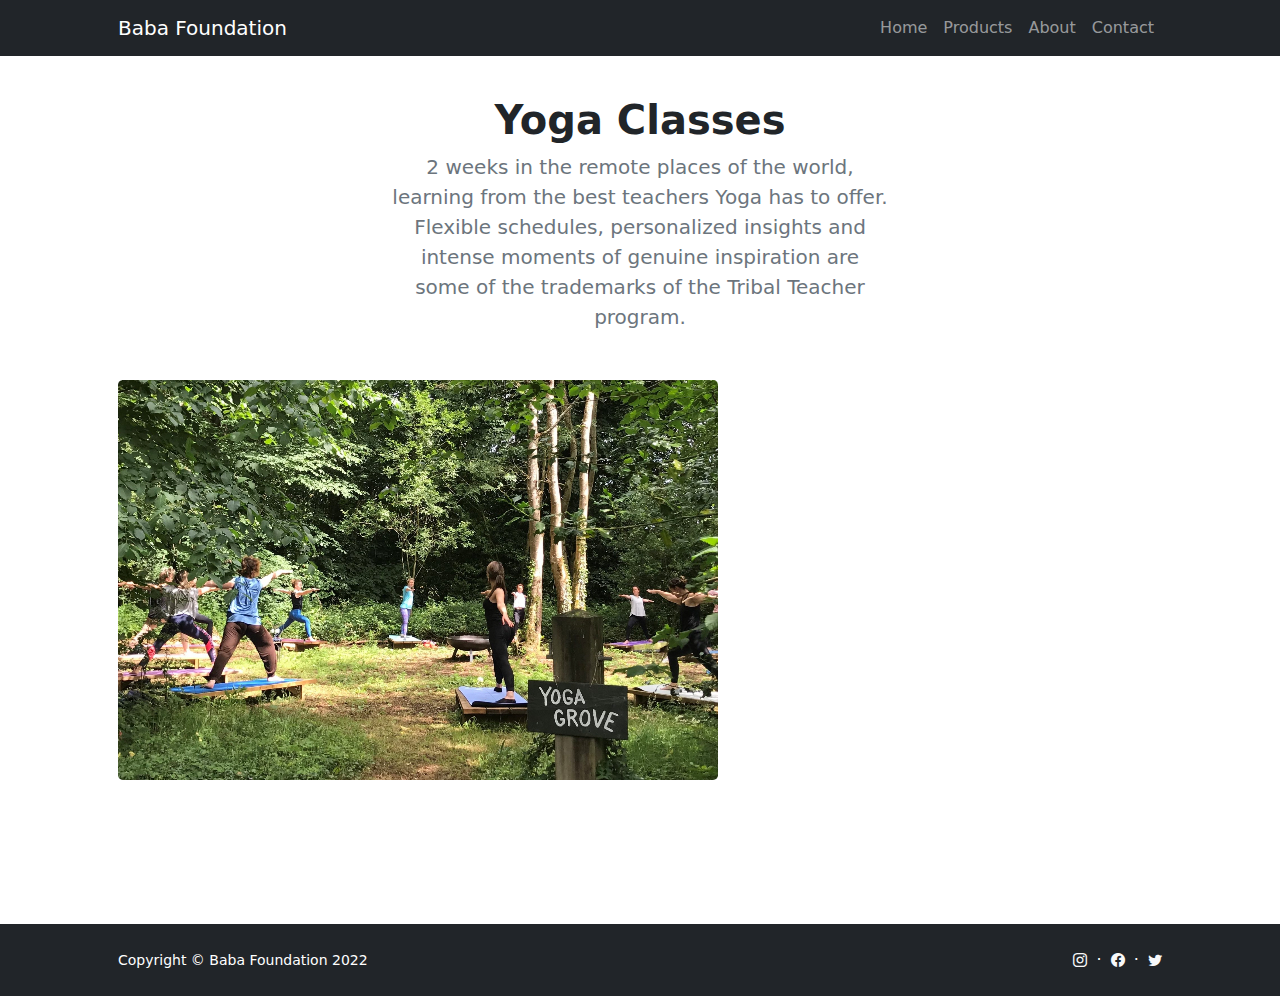
<file: products-4.html>
<!DOCTYPE html>
<html lang="en">
    <head>
        <meta charset="utf-8" />
        <meta name="viewport" content="width=device-width, initial-scale=1, shrink-to-fit=no" />
        <meta name="description" content="" />
        <meta name="author" content="" />
        <title>Baba Foundation</title>
        <!-- Favicon-->
        <link rel="icon" type="image/x-icon" href="assets/favicon.ico" />
        <!-- Bootstrap icons-->
        <link href="https://cdn.jsdelivr.net/npm/bootstrap-icons@1.5.0/font/bootstrap-icons.css" rel="stylesheet" />
        <!-- Core theme CSS (includes Bootstrap)-->
        <link href="css/styles.css" rel="stylesheet" />
    </head>
    <body class="d-flex flex-column h-100">
        <main class="flex-shrink-0">
            <!-- Navigation-->
            <nav class="navbar navbar-expand-lg fixed-top navbar-dark bg-dark">
                <div class="container px-5">
                    <a class="navbar-brand" href="index.html">Baba Foundation</a>
                    <button class="navbar-toggler" type="button" data-bs-toggle="collapse" data-bs-target="#navbarSupportedContent" aria-controls="navbarSupportedContent" aria-expanded="false" aria-label="Toggle navigation"><span class="navbar-toggler-icon"></span></button>
                    <div class="collapse navbar-collapse" id="navbarSupportedContent">
                        <ul class="navbar-nav ms-auto mb-2 mb-lg-0">
                            <li class="nav-item"><a class="nav-link" href="index.html">Home</a></li>
                            <li class="nav-item"><a class="nav-link" href="products.html">Products</a></li>
                            <li class="nav-item"><a class="nav-link" href="about.html">About</a></li>
                            <li class="nav-item"><a class="nav-link" href="contact.html">Contact</a></li>
                        </ul>
                    </div>
                </div>
            </nav>
            <!-- Page Content-->
            <section class="py-5">
                <div class="container px-5 my-5">
                    <div class="row gx-5 justify-content-center">
                        <div class="col-lg-6">
                            <div class="text-center mb-5">
                                <h1 class="fw-bolder">Yoga Classes</h1>
                                <p class="lead fw-normal text-muted mb-0">2 weeks in the remote places of the world, learning from the best teachers Yoga has to offer. Flexible schedules, personalized insights and intense moments of genuine inspiration are some of the trademarks of the Tribal Teacher program.</p>
                            </div>
                        </div>
                    </div>
                    <div class="row gx-5">
                        <div class="col-12"><img class="img-fluid rounded-3 mb-5" src="./images/products-4.jpg" alt="..." /></div>
                    </div>
                </div>
            </section>
        </main>
        <!-- Footer-->
        <footer class="bg-dark py-4 mt-auto">
            <div class="container px-5">
                <div class="row align-items-center justify-content-between flex-column flex-sm-row">
                    <div class="col-auto"><div class="small m-0 text-white">Copyright &copy; Baba Foundation 2022</div></div>
                    <div class="col-auto">
                        <a class="link-light small" href="https://www.instagram.com/kiyo_.cat/"><i class="bi bi-instagram"></i></a>
                        <span class="text-white mx-1">&middot;</span>
                        <a class="link-light small" href="#"><i class="bi bi-facebook"></i></a>
                        <span class="text-white mx-1">&middot;</span>
                        <a class="link-light small" href="#"><i class="bi bi-twitter"></i></a>
                    </div>
                </div>
            </div>
        </footer>
        <!-- Bootstrap core JS-->
        <script src="https://cdn.jsdelivr.net/npm/bootstrap@5.1.3/dist/js/bootstrap.bundle.min.js"></script>
        <!-- Core theme JS-->
        <script src="js/scripts.js"></script>
    </body>
</html>
</file>
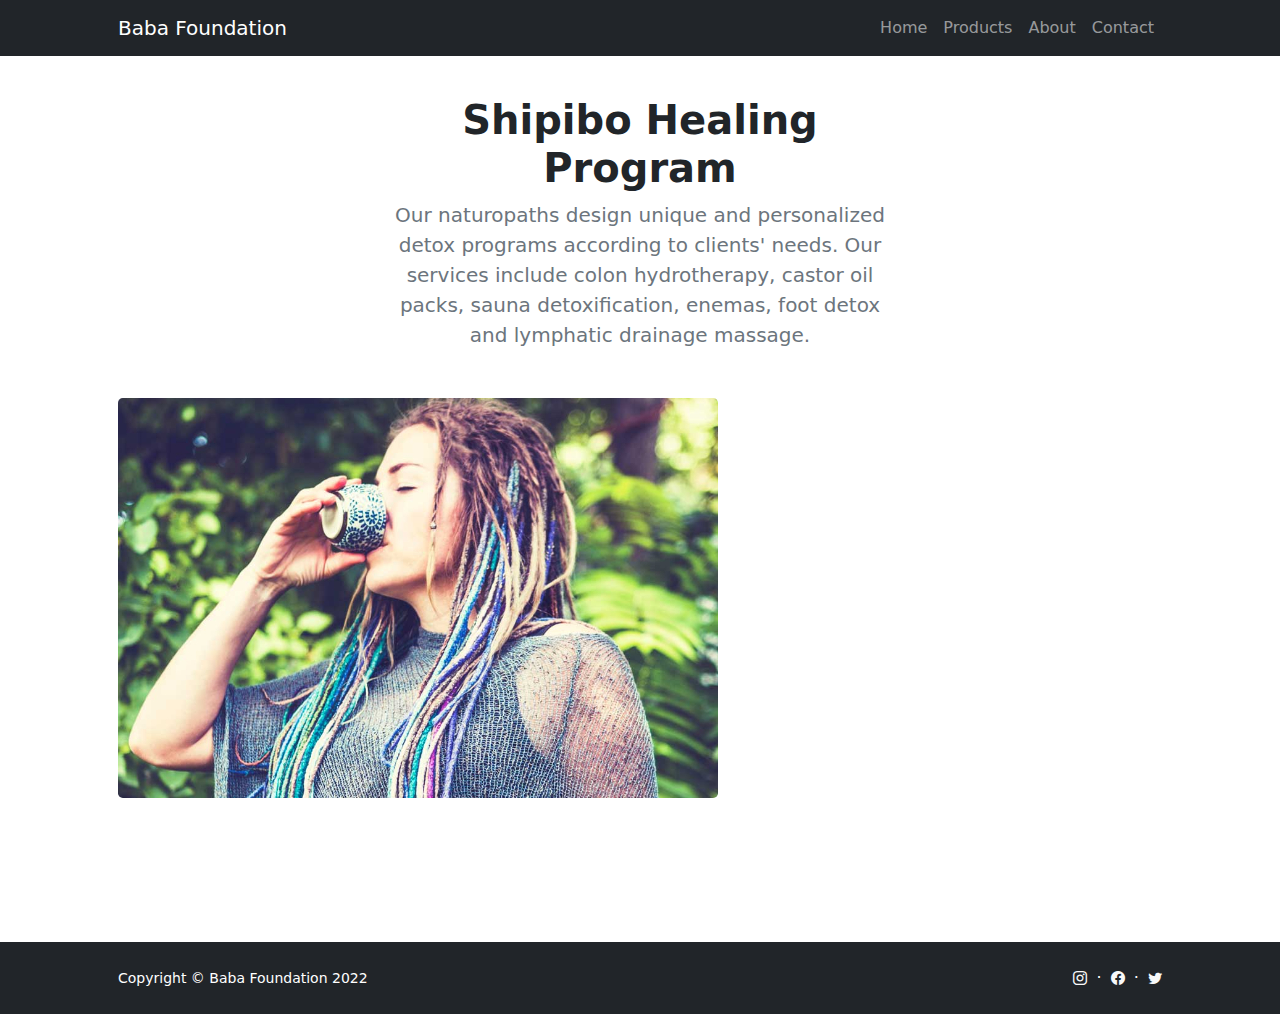
<file: products-5.html>
<!DOCTYPE html>
<html lang="en">
    <head>
        <meta charset="utf-8" />
        <meta name="viewport" content="width=device-width, initial-scale=1, shrink-to-fit=no" />
        <meta name="description" content="" />
        <meta name="author" content="" />
        <title>Baba Foundation</title>
        <!-- Favicon-->
        <link rel="icon" type="image/x-icon" href="assets/favicon.ico" />
        <!-- Bootstrap icons-->
        <link href="https://cdn.jsdelivr.net/npm/bootstrap-icons@1.5.0/font/bootstrap-icons.css" rel="stylesheet" />
        <!-- Core theme CSS (includes Bootstrap)-->
        <link href="css/styles.css" rel="stylesheet" />
    </head>
    <body class="d-flex flex-column h-100">
        <main class="flex-shrink-0">
            <!-- Navigation-->
            <nav class="navbar navbar-expand-lg fixed-top navbar-dark bg-dark">
                <div class="container px-5">
                    <a class="navbar-brand" href="index.html">Baba Foundation</a>
                    <button class="navbar-toggler" type="button" data-bs-toggle="collapse" data-bs-target="#navbarSupportedContent" aria-controls="navbarSupportedContent" aria-expanded="false" aria-label="Toggle navigation"><span class="navbar-toggler-icon"></span></button>
                    <div class="collapse navbar-collapse" id="navbarSupportedContent">
                        <ul class="navbar-nav ms-auto mb-2 mb-lg-0">
                            <li class="nav-item"><a class="nav-link" href="index.html">Home</a></li>
                            <li class="nav-item"><a class="nav-link" href="products.html">Products</a></li>
                            <li class="nav-item"><a class="nav-link" href="about.html">About</a></li>
                            <li class="nav-item"><a class="nav-link" href="contact.html">Contact</a></li>
                        </ul>
                    </div>
                </div>
            </nav>
            <!-- Page Content-->
            <section class="py-5">
                <div class="container px-5 my-5">
                    <div class="row gx-5 justify-content-center">
                        <div class="col-lg-6">
                            <div class="text-center mb-5">
                                <h1 class="fw-bolder">Shipibo Healing Program</h1>
                                <p class="lead fw-normal text-muted mb-0">Our naturopaths design unique and personalized detox programs according to clients' needs. Our services include colon hydrotherapy, castor oil packs, sauna detoxification, enemas, foot detox and lymphatic drainage massage.</p>
                            </div>
                        </div>
                    </div>
                    <div class="row gx-5">
                        <div class="col-12"><img class="img-fluid rounded-3 mb-5" src="./images/products-5.jpg" alt="..." /></div>
                    </div>
                </div>
            </section>
        </main>
        <!-- Footer-->
        <footer class="bg-dark py-4 mt-auto">
            <div class="container px-5">
                <div class="row align-items-center justify-content-between flex-column flex-sm-row">
                    <div class="col-auto"><div class="small m-0 text-white">Copyright &copy; Baba Foundation 2022</div></div>
                    <div class="col-auto">
                        <a class="link-light small" href="https://www.instagram.com/kiyo_.cat/"><i class="bi bi-instagram"></i></a>
                        <span class="text-white mx-1">&middot;</span>
                        <a class="link-light small" href="#"><i class="bi bi-facebook"></i></a>
                        <span class="text-white mx-1">&middot;</span>
                        <a class="link-light small" href="#"><i class="bi bi-twitter"></i></a>
                    </div>
                </div>
            </div>
        </footer>
        <!-- Bootstrap core JS-->
        <script src="https://cdn.jsdelivr.net/npm/bootstrap@5.1.3/dist/js/bootstrap.bundle.min.js"></script>
        <!-- Core theme JS-->
        <script src="js/scripts.js"></script>
    </body>
</html>
</file>
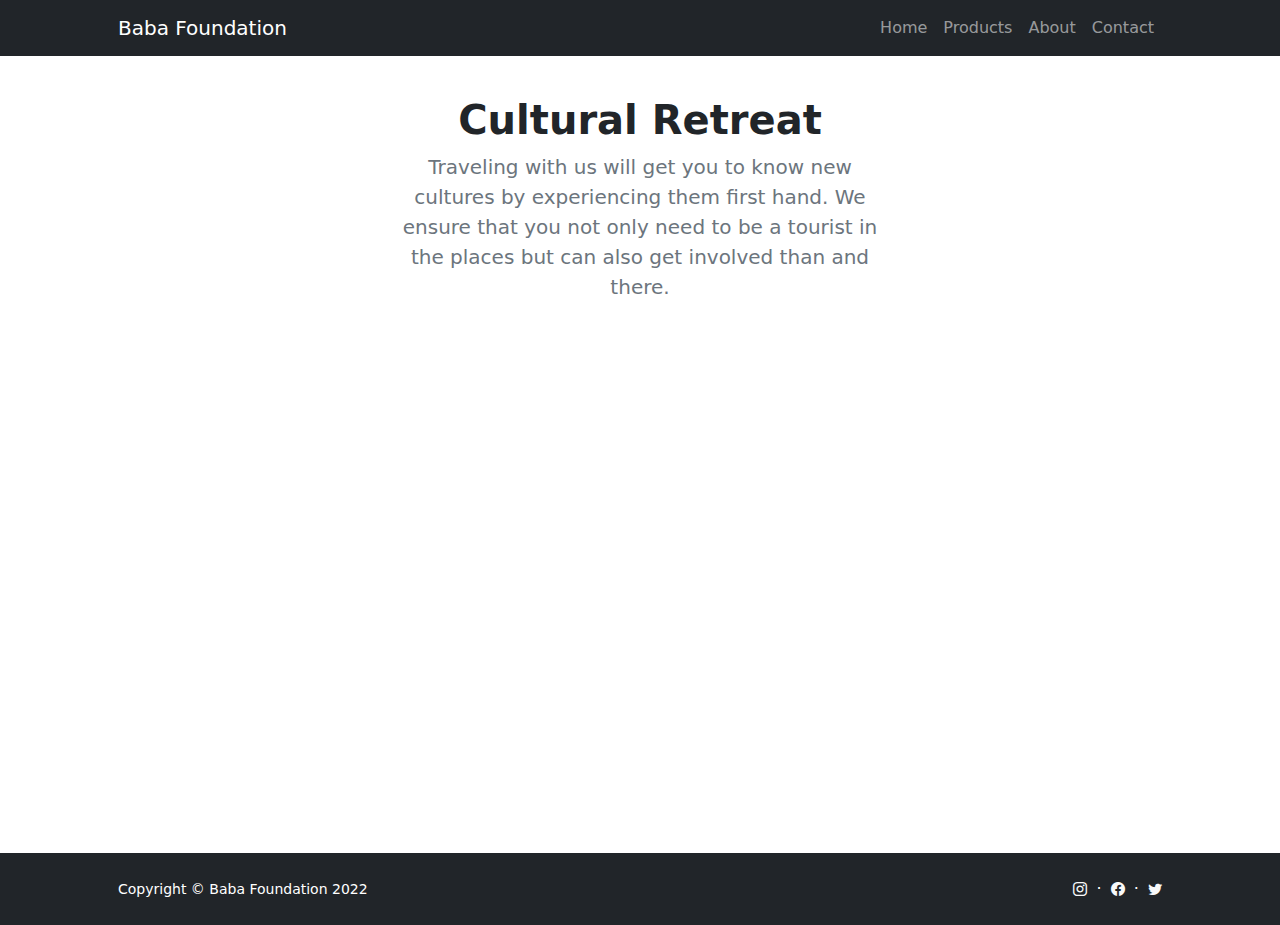
<file: products-6.html>
<!DOCTYPE html>
<html lang="en">
    <head>
        <meta charset="utf-8" />
        <meta name="viewport" content="width=device-width, initial-scale=1, shrink-to-fit=no" />
        <meta name="description" content="" />
        <meta name="author" content="" />
        <title>Baba Foundation</title>
        <!-- Favicon-->
        <link rel="icon" type="image/x-icon" href="assets/favicon.ico" />
        <!-- Bootstrap icons-->
        <link href="https://cdn.jsdelivr.net/npm/bootstrap-icons@1.5.0/font/bootstrap-icons.css" rel="stylesheet" />
        <!-- Core theme CSS (includes Bootstrap)-->
        <link href="css/styles.css" rel="stylesheet" />
    </head>
    <body class="d-flex flex-column h-100">
        <main class="flex-shrink-0">
            <!-- Navigation-->
            <nav class="navbar navbar-expand-lg fixed-top navbar-dark bg-dark">
                <div class="container px-5">
                    <a class="navbar-brand" href="index.html">Baba Foundation</a>
                    <button class="navbar-toggler" type="button" data-bs-toggle="collapse" data-bs-target="#navbarSupportedContent" aria-controls="navbarSupportedContent" aria-expanded="false" aria-label="Toggle navigation"><span class="navbar-toggler-icon"></span></button>
                    <div class="collapse navbar-collapse" id="navbarSupportedContent">
                        <ul class="navbar-nav ms-auto mb-2 mb-lg-0">
                            <li class="nav-item"><a class="nav-link" href="index.html">Home</a></li>
                            <li class="nav-item"><a class="nav-link" href="products.html">Products</a></li>
                            <li class="nav-item"><a class="nav-link" href="about.html">About</a></li>
                            <li class="nav-item"><a class="nav-link" href="contact.html">Contact</a></li>
                        </ul>
                    </div>
                </div>
            </nav>
            <!-- Page Content-->
            <section class="py-5">
                <div class="container px-5 my-5">
                    <div class="row gx-5 justify-content-center">
                        <div class="col-lg-6">
                            <div class="text-center mb-5">
                                <h1 class="fw-bolder">Cultural Retreat</h1>
                                <p class="lead fw-normal text-muted mb-0">Traveling with us will get you to know new cultures by experiencing them first hand. We ensure that you not only need to be a tourist in the places but can also get involved than and there.</p>
                            </div>
                        </div>
                    </div>
                    <div class="row gx-5">
                        <div class="col-12"><iframe width="600" height="400" src="https://www.youtube.com/embed/hW1quUEZ14k" title="YouTube video player" frameborder="0" allow="accelerometer; autoplay; clipboard-write; encrypted-media; gyroscope; picture-in-picture" allowfullscreen></iframe></div>
                    </div>
                </div>
            </section>
        </main>
        <!-- Footer-->
        <footer class="bg-dark py-4 mt-auto">
            <div class="container px-5">
                <div class="row align-items-center justify-content-between flex-column flex-sm-row">
                    <div class="col-auto"><div class="small m-0 text-white">Copyright &copy; Baba Foundation 2022</div></div>
                    <div class="col-auto">
                        <a class="link-light small" href="https://www.instagram.com/kiyo_.cat/"><i class="bi bi-instagram"></i></a>
                        <span class="text-white mx-1">&middot;</span>
                        <a class="link-light small" href="#"><i class="bi bi-facebook"></i></a>
                        <span class="text-white mx-1">&middot;</span>
                        <a class="link-light small" href="#"><i class="bi bi-twitter"></i></a>
                    </div>
                </div>
            </div>
        </footer>
        <!-- Bootstrap core JS-->
        <script src="https://cdn.jsdelivr.net/npm/bootstrap@5.1.3/dist/js/bootstrap.bundle.min.js"></script>
        <!-- Core theme JS-->
        <script src="js/scripts.js"></script>
    </body>
</html>
</file>
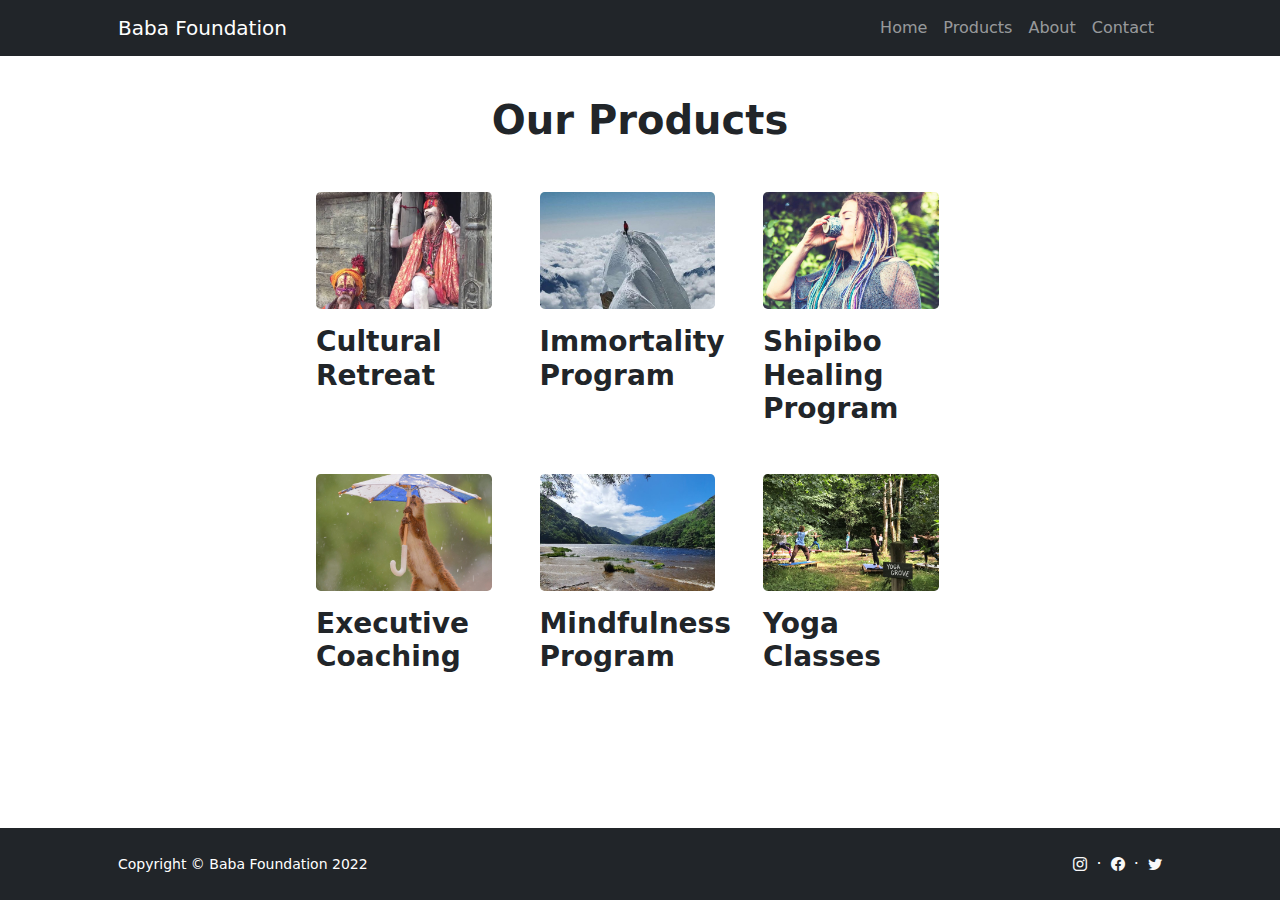
<file: products.html>
<!DOCTYPE html>
<html lang="en">
    <head>
        <meta charset="utf-8" />
        <meta name="viewport" content="width=device-width, initial-scale=1, shrink-to-fit=no" />
        <meta name="description" content="" />
        <meta name="author" content="" />
        <title>Baba Foundation</title>
        <!-- Favicon-->
        <link rel="icon" type="image/x-icon" href="assets/favicon.ico" />
        <!-- Bootstrap icons-->
        <link href="https://cdn.jsdelivr.net/npm/bootstrap-icons@1.5.0/font/bootstrap-icons.css" rel="stylesheet" />
        <!-- Core theme CSS (includes Bootstrap)-->
        <link href="css/styles.css" rel="stylesheet" />
    </head>
    <body class="d-flex flex-column">
        <main class="flex-shrink-0">
            <!-- Navigation-->
            <nav class="navbar navbar-expand-lg fixed-top navbar-dark bg-dark">
                <div class="container px-5">
                    <a class="navbar-brand" href="index.html">Baba Foundation</a>
                    <button class="navbar-toggler" type="button" data-bs-toggle="collapse" data-bs-target="#navbarSupportedContent" aria-controls="navbarSupportedContent" aria-expanded="false" aria-label="Toggle navigation"><span class="navbar-toggler-icon"></span></button>
                    <div class="collapse navbar-collapse" id="navbarSupportedContent">
                        <ul class="navbar-nav ms-auto mb-2 mb-lg-0">
                            <li class="nav-item"><a class="nav-link" href="index.html">Home</a></li>
                            <li class="nav-item"><a class="nav-link" href="products.html">Products</a></li>
                            <li class="nav-item"><a class="nav-link" href="about.html">About</a></li>
                            <li class="nav-item"><a class="nav-link" href="contact.html">Contact</a></li>
                        </ul>
                    </div>
                </div>
            </nav>
          <!-- Page Content-->
          <section class="py-5">
            <div class="container px-5 my-5">
                <div class="text-center mb-5">
                    <h1 class="fw-bolder">Our Products</h1>
                </div>
                <div class="row gx-5 offset-2">
                    <div class="col-lg-3">
                        <div class="position-relative mb-5">
                            <img class="img-fluid rounded-3 mb-3" src="./images/products-6.jpg" alt="Babajis, Nepal" />
                            <a class="h3 fw-bolder text-decoration-none link-dark stretched-link" href="products-6.html">Cultural Retreat</a>
                        </div>
                    </div>
                    <div class="col-lg-3">
                        <div class="position-relative mb-5">
                            <img class="img-fluid rounded-3 mb-3" src="./images/products-1.jpg" alt="Annapurna Mountain, Gandaki, Nepal" />
                            <a class="h3 fw-bolder text-decoration-none link-dark stretched-link" href="products-1.html">Immortality Program</a>
                        </div>
                    </div>
                    <div class="col-lg-3">
                        <div class="position-relative mb-5">
                            <img class="img-fluid rounded-3 mb-3" src="./images/products-5.jpg" alt="Woman drinking tea" />
                            <a class="h3 fw-bolder text-decoration-none link-dark stretched-link" href="products-5.html">Shipibo Healing Program</a>
                        </div>
                    </div>
                </div>
                <div class="row gx-5 offset-2">
                    <div class="col-lg-3">
                        <div class="position-relative mb-5">
                            <img class="img-fluid rounded-3 mb-3" src="./images/products-2.jpg" alt="Squirrel with umbrella" />
                            <a class="h3 fw-bolder text-decoration-none link-dark stretched-link" href="products-2.html">Executive Coaching</a>
                        </div>
                    </div>
                    <div class="col-lg-3">
                        <div class="position-relative mb-5">
                            <img class="img-fluid rounded-3 mb-3" src="./images/products-3.jpg" alt="Glendalough, Ireland" />
                            <a class="h3 fw-bolder text-decoration-none link-dark stretched-link" href="products-3.html">Mindfulness Program</a>
                        </div>
                    </div>
                    <div class="col-lg-3">
                        <div class="position-relative mb-5">
                            <img class="img-fluid rounded-3 mb-3" src="./images/products-4.jpg" alt="Yoga Retreat, Nature" />
                            <a class="h3 fw-bolder text-decoration-none link-dark stretched-link" href="products-4.html">Yoga Classes</a>
                        </div>
                    </div>
                </div>
            </div>
        </section>
        </main>
        <!-- Footer-->
        <footer class="bg-dark py-4 mt-auto">
            <div class="container px-5">
                <div class="row align-items-center justify-content-between flex-column flex-sm-row">
                    <div class="col-auto"><div class="small m-0 text-white">Copyright &copy; Baba Foundation 2022</div></div>
                    <div class="col-auto">
                        <a class="link-light small" href="https://www.instagram.com/kiyo_.cat/"><i class="bi bi-instagram"></i></a>
                        <span class="text-white mx-1">&middot;</span>
                        <a class="link-light small" href="#"><i class="bi bi-facebook"></i></a>
                        <span class="text-white mx-1">&middot;</span>
                        <a class="link-light small" href="#"><i class="bi bi-twitter"></i></a>
                    </div>
                </div>
            </div>
        </footer>
        <!-- Bootstrap core JS-->
        <script src="https://cdn.jsdelivr.net/npm/bootstrap@5.1.3/dist/js/bootstrap.bundle.min.js"></script>
        <!-- Core theme JS-->
        <script src="js/scripts.js"></script>
    </body>
</html>
</file>
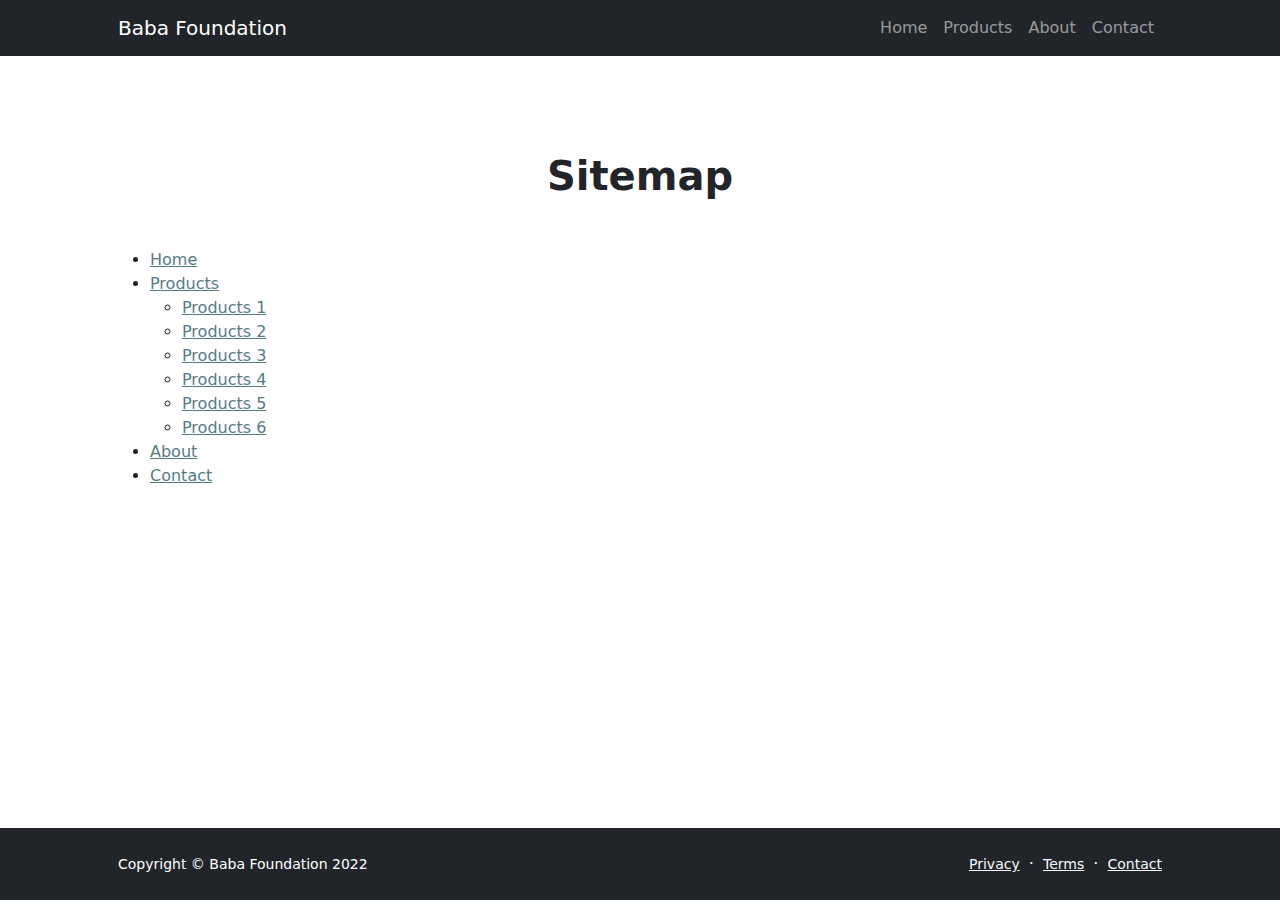
<file: sitemap.html>
<!DOCTYPE html>
<html lang="en">

<head>
    <meta charset="utf-8" />
    <meta name="viewport" content="width=device-width, initial-scale=1, shrink-to-fit=no" />
    <meta name="description" content="" />
    <meta name="author" content="" />
    <title>Baba Foundation</title>
    <!-- Favicon-->
    <link rel="icon" type="image/x-icon" href="assets/favicon.ico" />
    <!-- Bootstrap icons-->
    <link href="https://cdn.jsdelivr.net/npm/bootstrap-icons@1.5.0/font/bootstrap-icons.css" rel="stylesheet" />
    <!-- Core theme CSS (includes Bootstrap)-->
    <link href="css/styles.css" rel="stylesheet" />
</head>

<body class="d-flex flex-column">
    <main class="flex-shrink-0">
        <!-- Navigation-->
        <nav class="navbar navbar-expand-lg navbar-dark bg-dark">
            <div class="container px-5">
                <a class="navbar-brand" href="index.html">Baba Foundation</a>
                <button class="navbar-toggler" type="button" data-bs-toggle="collapse"
                    data-bs-target="#navbarSupportedContent" aria-controls="navbarSupportedContent"
                    aria-expanded="false" aria-label="Toggle navigation"><span
                        class="navbar-toggler-icon"></span></button>
                <div class="collapse navbar-collapse" id="navbarSupportedContent">
                    <ul class="navbar-nav ms-auto mb-2 mb-lg-0">
                        <li class="nav-item"><a class="nav-link" href="index.html">Home</a></li>
                        <li class="nav-item"><a class="nav-link" href="products.html">Products</a></li>
                        <li class="nav-item"><a class="nav-link" href="about.html">About</a></li>
                        <li class="nav-item"><a class="nav-link" href="contact.html">Contact</a></li>
                    </ul>
                </div>
            </div>
        </nav>
        <!-- Page Content-->
        <section class="py-5">
            <div class="container px-5 my-5">
                <div class="text-center mb-5">
                    <h1 class="fw-bolder">Sitemap</h1>
                </div>
                <ul>
                    <li><a href="index.html">Home</a></li>
                    <li>
                        <a href="products.html">Products</a>
                        <ul>
                            <li><a href="products-1.html">Products 1</a></li>
                            <li><a href="products-2.html">Products 2</a></li>                            <li><a href="products-3.html">Products 3</a></li>                            <li><a href="products-4.html">Products 4</a></li>                            <li><a href="products-5.html">Products 5</a></li>                            <li><a href="products-6.html">Products 6</a></li>
                        </ul>

                    </li>
                    <li><a href="about.html">About</a></li>
                    <li><a href="contact.html">Contact</a></li>
                </ul>
            </div>
            </div>
        </section>
    </main>
    <!-- Footer-->
    <footer class="bg-dark py-4 mt-auto">
        <div class="container px-5">
            <div class="row align-items-center justify-content-between flex-column flex-sm-row">
                <div class="col-auto">
                    <div class="small m-0 text-white">Copyright &copy; Baba Foundation 2022</div>
                </div>
                <div class="col-auto">
                    <a class="link-light small" href="#!">Privacy</a>
                    <span class="text-white mx-1">&middot;</span>
                    <a class="link-light small" href="#!">Terms</a>
                    <span class="text-white mx-1">&middot;</span>
                    <a class="link-light small" href="#!">Contact</a>
                </div>
            </div>
        </div>
    </footer>
    <!-- Bootstrap core JS-->
    <script src="https://cdn.jsdelivr.net/npm/bootstrap@5.1.3/dist/js/bootstrap.bundle.min.js"></script>
    <!-- Core theme JS-->
    <script src="js/scripts.js"></script>
</body>

</html>
</file>
<file: css/custom.css>
.home-bg-cover {
  background-image: url(../images/home-bg.jpeg);
  background-size: 100%;
  background-attachment: fixed;
}

.bg-gradient-1 {
  background: #540054; 
  background: -webkit-linear-gradient(to top, #540054, #bf4193); 
  background: linear-gradient(to top, #540054, #bf4193); 
  color: #FFF;
}
</file>
